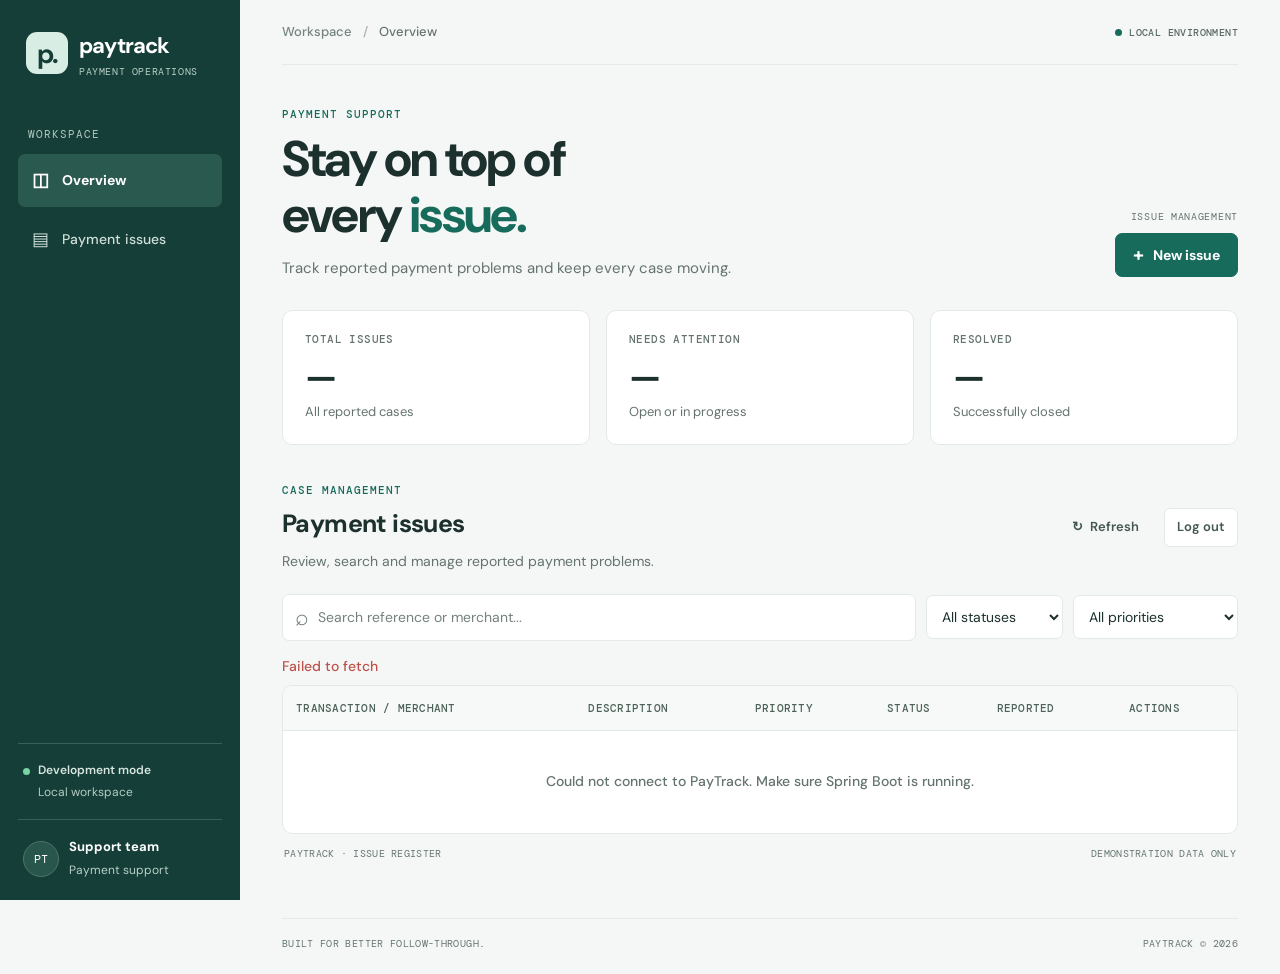
<file: frontend/index.html>
<!DOCTYPE html>
<html lang="en">
<head>
    <meta charset="UTF-8">
    <meta name="viewport" content="width=device-width, initial-scale=1.0">
    <meta name="theme-color" content="#153e38">
    <title>PayTrack — Payment Operations</title>
    <link rel="stylesheet" href="style.css">
</head>
<body>

    <aside class="sidebar">
        <a href="#" class="brand" aria-label="PayTrack home">
            <span class="brand-mark">p.</span>
            <span class="brand-name">
                paytrack
                <small>PAYMENT OPERATIONS</small>
            </span>
        </a>

        <p class="nav-label">WORKSPACE</p>

        <nav aria-label="Main navigation">
            <a href="#overview" class="nav-link active" id="overviewNav">
                <span class="nav-icon">◫</span>
                Overview
            </a>
            <a href="#issues" class="nav-link" id="issuesNav">
                <span class="nav-icon">▤</span>
                Payment issues
            </a>
        </nav>

        <div class="sidebar-note">
            <span class="note-dot"></span>
            <div>
                <strong>Development mode</strong>
                <p>Local workspace</p>
            </div>
        </div>

        <div class="profile">
            <div class="avatar">PT</div>
            <div class="profile-info">
                <strong>Support team</strong>
                <small>Payment support</small>
            </div>
        </div>
    </aside>

    <main class="main-content">

        <header class="page-top">
            <div>
                <span class="breadcrumb">Workspace</span>
                <span class="breadcrumb-separator">/</span>
                <span>Overview</span>
            </div>
            <span class="environment-label">
                <span class="note-dot"></span>
                LOCAL ENVIRONMENT
            </span>
        </header>

        <section class="intro" id="overview">
            <div>
                <p class="eyebrow">PAYMENT SUPPORT</p>
                <h1>Stay on top of<br>every <em>issue.</em></h1>
                <p class="intro-text">
                    Track reported payment problems and keep every case moving.
                </p>
            </div>

            <div class="intro-action">
                <span class="issue-caption">ISSUE MANAGEMENT</span>
                <button type="button" id="addIssueBtn" class="primary-button">
                    <span aria-hidden="true">+</span>
                    New issue
                </button>
            </div>
        </section>

        <section class="stats-strip" aria-label="Issue summary">
            <div class="stat-item">
                <span class="stat-label">TOTAL ISSUES</span>
                <strong id="totalCount">—</strong>
                <span class="stat-note">All reported cases</span>
            </div>

            <div class="stat-item">
                <span class="stat-label">NEEDS ATTENTION</span>
                <strong id="openCount">—</strong>
                <span class="stat-note">Open or in progress</span>
            </div>

            <div class="stat-item">
                <span class="stat-label">RESOLVED</span>
                <strong id="resolvedCount">—</strong>
                <span class="stat-note">Successfully closed</span>
            </div>
        </section>

        <section class="issues-section" id="issues">
            <div class="section-heading">
                <div>
                    <p class="eyebrow">CASE MANAGEMENT</p>
                    <h2>Payment issues</h2>
                    <p class="section-description">
                        Review, search and manage reported payment problems.
                    </p>
                </div>

                <div class="heading-actions">
                    <button type="button" id="refreshBtn" class="text-button">
                        <span aria-hidden="true">↻</span>
                        Refresh
                    </button>
                    <button type="button" id="logoutBtn" class="logout-button">
                        Log out
                    </button>
                </div>
            </div>

            <div class="toolbar">
                <div class="search-wrapper">
                    <span aria-hidden="true" class="search-icon">⌕</span>
                    <input
                        type="search"
                        id="searchInput"
                        placeholder="Search reference or merchant..."
                        aria-label="Search payment issues"
                    >
                </div>

                <select id="statusFilter" aria-label="Filter by status">
                    <option value="">All statuses</option>
                    <option value="OPEN">Open</option>
                    <option value="IN_PROGRESS">In progress</option>
                    <option value="RESOLVED">Resolved</option>
                </select>

                <select id="priorityFilter" aria-label="Filter by priority">
                    <option value="">All priorities</option>
                    <option value="HIGH">High priority</option>
                    <option value="MEDIUM">Medium priority</option>
                    <option value="LOW">Low priority</option>
                </select>
            </div>

            <div id="message" class="message" role="status"
                 aria-live="polite"></div>

            <div class="table-wrapper">
                <table>
                    <thead>
                        <tr>
                            <th scope="col">TRANSACTION / MERCHANT</th>
                            <th scope="col">DESCRIPTION</th>
                            <th scope="col">PRIORITY</th>
                            <th scope="col">STATUS</th>
                            <th scope="col">REPORTED</th>
                            <th scope="col">ACTIONS</th>
                        </tr>
                    </thead>
                    <tbody id="issuesTableBody">
                        <tr>
                            <td colspan="6" class="empty-state">
                                Loading payment issues...
                            </td>
                        </tr>
                    </tbody>
                </table>
            </div>

            <div class="table-footer">
                <span>PAYTRACK · ISSUE REGISTER</span>
                <span>DEMONSTRATION DATA ONLY</span>
            </div>
        </section>

        <section id="issueFormSection" class="form-section" hidden>
            <div class="section-heading">
                <div>
                    <p class="eyebrow">ISSUE MANAGEMENT</p>
                    <h2 id="formTitle">Log a new issue</h2>
                    <p class="section-description">
                        Enter the details of the reported payment problem.
                    </p>
                </div>
                <span class="form-index">CASE DETAILS</span>
            </div>

            <form id="issueForm">
                <input type="hidden" id="issueId">

                <div class="form-grid">
                    <div class="form-group">
                        <label for="transactionReference">
                            Transaction reference *
                        </label>
                        <input
                            type="text"
                            id="transactionReference"
                            maxlength="50"
                            placeholder="e.g. TXN-1004"
                            required
                        >
                    </div>

                    <div class="form-group">
                        <label for="merchantName">Merchant name *</label>
                        <input
                            type="text"
                            id="merchantName"
                            maxlength="100"
                            placeholder="e.g. Northstar Coffee"
                            required
                        >
                    </div>

                    <div class="form-group full-width">
                        <label for="description">Issue description *</label>
                        <textarea
                            id="description"
                            maxlength="500"
                            rows="4"
                            placeholder="Describe what happened..."
                            required
                        ></textarea>
                    </div>

                    <div class="form-group">
                        <label for="priority">Priority *</label>
                        <select id="priority" required>
                            <option value="LOW">Low</option>
                            <option value="MEDIUM" selected>Medium</option>
                            <option value="HIGH">High</option>
                        </select>
                    </div>

                    <div class="form-group">
                        <label for="status">Status *</label>
                        <select id="status" required>
                            <option value="OPEN">Open</option>
                            <option value="IN_PROGRESS">In progress</option>
                            <option value="RESOLVED">Resolved</option>
                        </select>
                    </div>
                </div>

                <div class="form-actions">
                    <button type="button" id="cancelBtn" class="text-button">
                        Cancel
                    </button>
                    <button type="submit" id="saveBtn" class="primary-button">
                        Save issue
                        <span aria-hidden="true">↗</span>
                    </button>
                </div>
            </form>
        </section>

        <footer class="page-footer">
            <span>BUILT FOR BETTER FOLLOW-THROUGH.</span>
            <span>PAYTRACK © 2026</span>
        </footer>

    </main>

    <script src="script.js"></script>
</body>
</html>
</file>
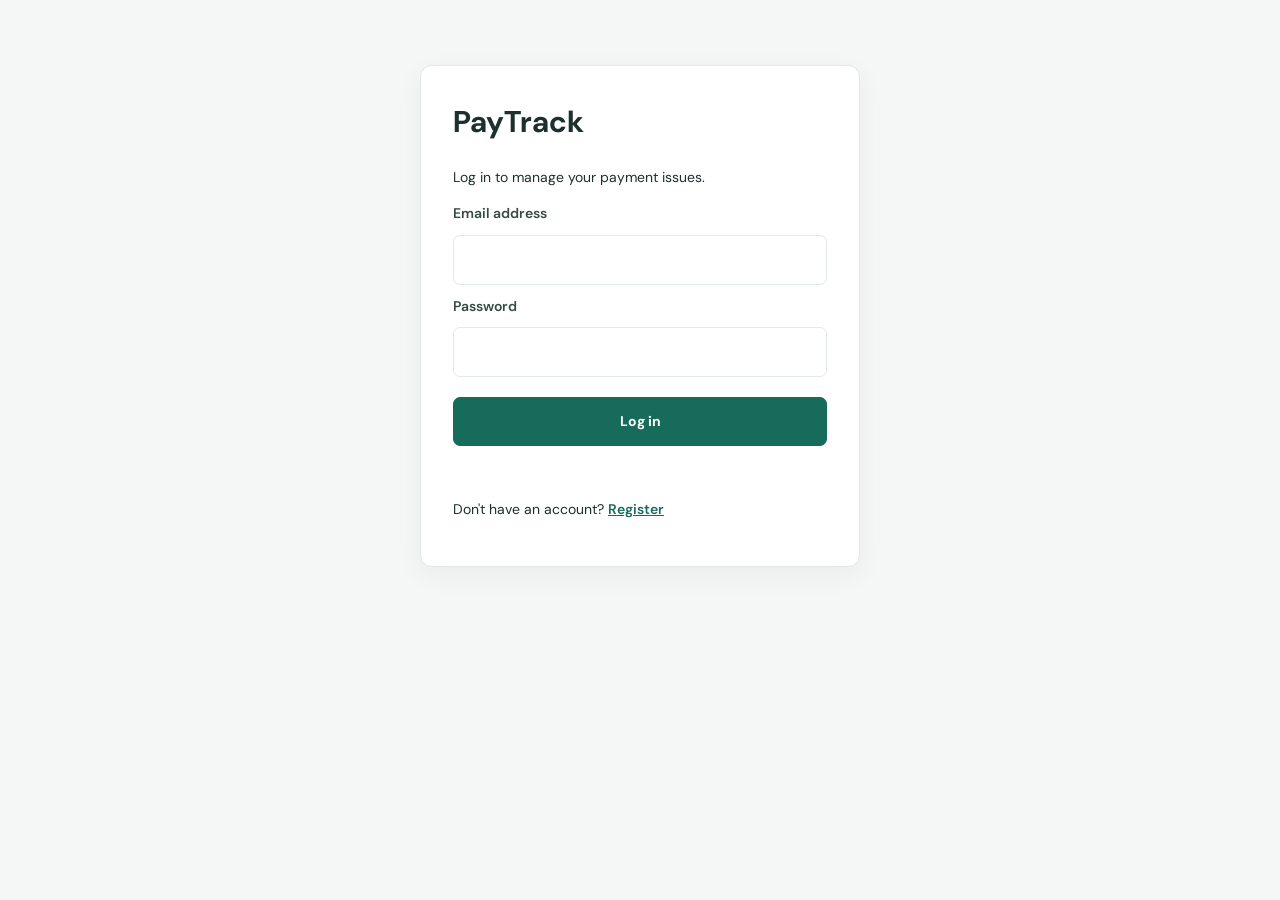
<file: frontend/login.html>
<!DOCTYPE html>
<html lang="en">
<head>
    <meta charset="UTF-8">
    <meta name="viewport" content="width=device-width, initial-scale=1.0">
    <title>Login | PayTrack</title>
    <link rel="stylesheet" href="style.css">
</head>
<body>
    <main class="auth-container">
        <h1>PayTrack</h1>
        <p>Log in to manage your payment issues.</p>

        <form id="loginForm">
            <label for="email">Email address</label>
            <input id="email" name="email" type="email"
                   autocomplete="email" required>

            <label for="password">Password</label>
            <input id="password" name="password" type="password"
                   autocomplete="current-password" required>

            <button type="submit">Log in</button>
            <p id="message" role="alert"></p>
        </form>

        <p>Don't have an account? <a href="register.html">Register</a></p>
    </main>

    <script>
        const form = document.getElementById("loginForm");
        const message = document.getElementById("message");

        form.addEventListener("submit", async (event) => {
            event.preventDefault();
            message.textContent = "Logging in...";

            const body = {
                email: document.getElementById("email").value.trim(),
                password: document.getElementById("password").value
            };

            try {
                const response = await fetch(
                    "http://localhost:8080/api/auth/login",
                    {
                        method: "POST",
                        credentials: "include",
                        headers: {
                            "Content-Type": "application/json"
                        },
                        body: JSON.stringify(body)
                    }
                );

                if (!response.ok) {
                    throw new Error(
                        "Login failed. Please check your email and password."
                    );
                }

                window.location.href = "index.html";
            } catch (error) {
                message.textContent = error.message;
            }
        });
    </script>
</body>
</html>
</file>
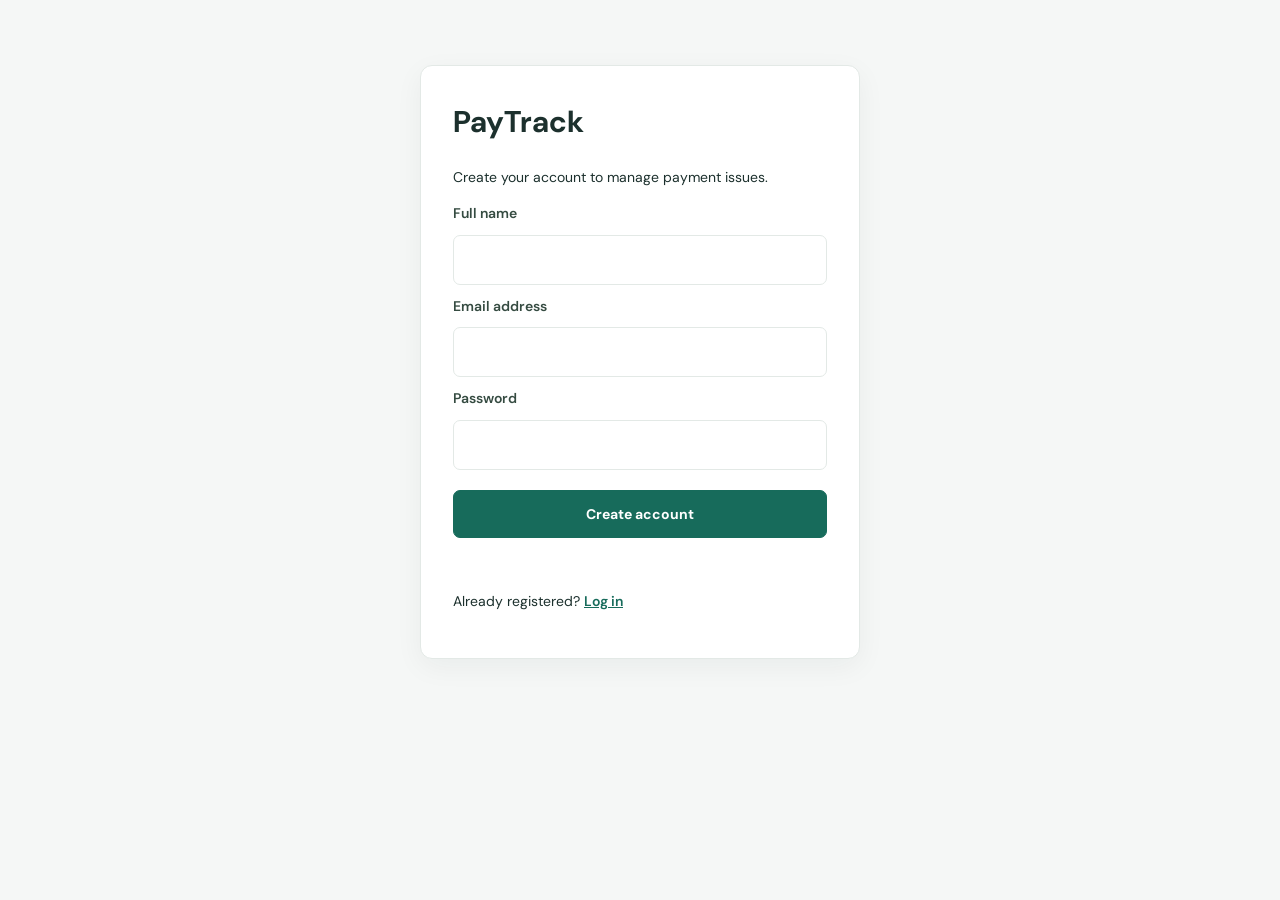
<file: frontend/register.html>
<!DOCTYPE html>
<html lang="en">
<head>
    <meta charset="UTF-8">
    <meta name="viewport" content="width=device-width, initial-scale=1.0">
    <title>Register | PayTrack</title>
    <link rel="stylesheet" href="style.css">
</head>
<body>
    <main class="auth-container">
        <h1>PayTrack</h1>
        <p>Create your account to manage payment issues.</p>

        <form id="registerForm">
            <label for="name">Full name</label>
            <input id="name" name="name" type="text"
                   maxlength="100" required>

            <label for="email">Email address</label>
            <input id="email" name="email" type="email"
                   maxlength="254" required>

            <label for="password">Password</label>
            <input id="password" name="password" type="password"
                   minlength="8" maxlength="72" required>

            <button type="submit">Create account</button>
            <p id="message" role="alert"></p>
        </form>

        <p>Already registered? <a href="login.html">Log in</a></p>
    </main>

    <script>
        const form = document.getElementById("registerForm");
        const message = document.getElementById("message");

        form.addEventListener("submit", async (event) => {
            event.preventDefault();
            message.textContent = "Creating account...";

            const body = {
                name: document.getElementById("name").value.trim(),
                email: document.getElementById("email").value.trim(),
                password: document.getElementById("password").value
            };

            try {
                const response = await fetch(
                    "http://localhost:8080/api/auth/register",
                    {
                        method: "POST",
                        headers: {
                            "Content-Type": "application/json"
                        },
                        body: JSON.stringify(body)
                    }
                );

                const data = await response.json();

                if (!response.ok) {
                    throw new Error(
                        data.detail || data.message ||
                        "Registration failed. Please check your details."
                    );
                }

                message.textContent =
                    "Account created! Redirecting to login...";

                window.location.href = "login.html";
            } catch (error) {
                message.textContent = error.message;
            }
        });
    </script>
</body>
</html>
</file>
<file: frontend/style.css>
@import url('https://fonts.googleapis.com/css2?family=DM+Sans:wght@400;500;600;700&family=DM+Mono:wght@400;500&display=swap');

:root {
    --bg: #f5f7f6;
    --surface: #ffffff;
    --sidebar: #153e38;
    --sidebar-hover: #204c44;
    --primary: #176b5b;
    --primary-hover: #105447;
    --primary-light: #e5f2ed;
    --ink: #1c302d;
    --muted: #64736d;
    --line: #e3e9e6;
    --red: #bd514b;
    --red-light: #fbeceb;
    --amber: #98671e;
    --amber-light: #fff3dc;
    --blue: #386b9a;
    --blue-light: #eaf2fa;
    --green: #237657;
    --green-light: #e5f4ec;
    --sans: "DM Sans", Arial, sans-serif;
    --mono: "DM Mono", monospace;
    --radius: 10px;
}

* {
    box-sizing: border-box;
}

html {
    scroll-behavior: smooth;
    scroll-padding-top: 24px;
}

body {
    margin: 0;
    background: var(--bg);
    color: var(--ink);
    font-family: var(--sans);
    font-size: 15px;
    line-height: 1.6;
}

button,
input,
select,
textarea {
    font: inherit;
}

button,
select {
    cursor: pointer;
}

button:focus-visible,
input:focus-visible,
select:focus-visible,
textarea:focus-visible,
a:focus-visible {
    outline: 3px solid #77bbaa;
    outline-offset: 3px;
}

button:disabled {
    opacity: 0.6;
    cursor: not-allowed;
}

/* Sidebar */

.sidebar {
    position: fixed;
    inset: 0 auto 0 0;
    z-index: 10;
    display: flex;
    flex-direction: column;
    width: 240px;
    padding: 28px 18px 20px;
    background: var(--sidebar);
    color: #fff;
}

.brand {
    display: flex;
    align-items: center;
    gap: 11px;
    padding: 0 8px;
    color: #fff;
    text-decoration: none;
}

.brand-mark {
    display: grid;
    place-items: center;
    width: 42px;
    height: 42px;
    flex-shrink: 0;
    border-radius: 11px;
    background: #d8eee4;
    color: var(--sidebar);
    font-size: 27px;
    font-weight: 700;
    letter-spacing: -2px;
}

.brand-name {
    font-size: 22px;
    font-weight: 700;
    letter-spacing: -0.8px;
}

.brand-name small {
    display: block;
    margin-top: 2px;
    color: #b9d0c7;
    font: 10px var(--mono);
    letter-spacing: 0.6px;
}

.nav-label {
    margin: 49px 10px 13px;
    color: #b2c9bf;
    font: 11px var(--mono);
    letter-spacing: 1px;
}

.sidebar nav {
    display: grid;
    gap: 6px;
}

.nav-link {
    display: flex;
    align-items: center;
    gap: 12px;
    padding: 12px;
    border-radius: 7px;
    color: #d0dfd8;
    text-decoration: none;
    font-size: 14px;
    font-weight: 500;
    transition: background 0.15s, color 0.15s;
}

.nav-icon {
    display: inline-grid;
    place-items: center;
    width: 20px;
    font-size: 18px;
}

.nav-link:hover {
    background: var(--sidebar-hover);
    color: #fff;
}

.nav-link.active {
    background: #2a594f;
    color: #fff;
    font-weight: 700;
}

.sidebar-note {
    display: flex;
    align-items: flex-start;
    gap: 8px;
    margin-top: auto;
    padding: 17px 5px;
    border-top: 1px solid #376057;
    color: #d6e5de;
    font-size: 12px;
}

.note-dot {
    display: inline-block;
    width: 7px;
    height: 7px;
    flex-shrink: 0;
    margin-top: 7px;
    border-radius: 50%;
    background: #75d5a5;
}

.sidebar-note strong {
    font-weight: 600;
}

.sidebar-note p {
    margin: 3px 0 0;
    color: #b5cdc3;
    font-size: 12px;
}

.profile {
    display: flex;
    align-items: center;
    gap: 10px;
    padding: 17px 5px 0;
    border-top: 1px solid #376057;
}

.avatar {
    display: grid;
    place-items: center;
    width: 36px;
    height: 36px;
    flex-shrink: 0;
    border: 1px solid #50756a;
    border-radius: 50%;
    background: #28564c;
    color: #fff;
    font: 12px var(--mono);
}

.profile-info strong,
.profile-info small {
    display: block;
}

.profile-info strong {
    font-size: 13px;
    font-weight: 700;
}

.profile-info small {
    margin-top: 3px;
    color: #b9d0c7;
    font-size: 12px;
}

/* Main content */

.main-content {
    max-width: 1800px;
    min-height: 100vh;
    margin-left: 240px;
    padding: 0 42px;
}

.page-top {
    display: flex;
    align-items: center;
    justify-content: space-between;
    gap: 16px;
    min-height: 65px;
    border-bottom: 1px solid var(--line);
    color: var(--muted);
    font-size: 13px;
    font-weight: 500;
}

.breadcrumb {
    color: #75847d;
}

.breadcrumb-separator {
    margin: 0 8px;
    color: #a5b1ab;
}

.environment-label {
    display: flex;
    align-items: center;
    gap: 7px;
    color: #596a63;
    font: 10px var(--mono);
    font-weight: 500;
    letter-spacing: 0.4px;
}

.environment-label .note-dot {
    width: 7px;
    height: 7px;
    margin: 0;
    background: var(--primary);
}

.intro {
    display: flex;
    align-items: flex-end;
    justify-content: space-between;
    gap: 25px;
    padding: 42px 0 30px;
}

.eyebrow {
    margin: 0 0 10px;
    color: var(--primary);
    font: 11px var(--mono);
    font-weight: 500;
    letter-spacing: 1px;
}

.intro h1 {
    margin: 0;
    font-size: clamp(38px, 4vw, 50px);
    font-weight: 700;
    line-height: 1.12;
    letter-spacing: -1.8px;
}

.intro h1 em {
    color: var(--primary);
    font-style: normal;
}

.intro-text {
    margin: 13px 0 0;
    color: var(--muted);
    font-size: 15px;
}

.intro-action {
    display: grid;
    justify-items: end;
    gap: 10px;
    padding-bottom: 3px;
}

.issue-caption {
    color: var(--muted);
    font: 10px var(--mono);
    letter-spacing: 0.7px;
}

.primary-button {
    display: inline-flex;
    align-items: center;
    justify-content: center;
    gap: 9px;
    min-height: 44px;
    padding: 0 17px;
    border: 1px solid var(--primary);
    border-radius: 7px;
    background: var(--primary);
    color: #fff;
    font-size: 14px;
    font-weight: 700;
    transition: background 0.15s, border-color 0.15s;
}

.primary-button:hover {
    border-color: var(--primary-hover);
    background: var(--primary-hover);
}

.primary-button span {
    font-size: 19px;
}

/* Summary statistics */

.stats-strip {
    display: grid;
    grid-template-columns: repeat(3, minmax(0, 1fr));
    gap: 16px;
    margin-bottom: 38px;
}

.stat-item {
    display: flex;
    flex-direction: column;
    align-items: flex-start;
    min-width: 0;
    padding: 21px 22px;
    border: 1px solid var(--line);
    border-radius: var(--radius);
    background: var(--surface);
}

.stat-label {
    color: #64736d;
    font: 11px var(--mono);
    font-weight: 500;
    letter-spacing: 0.4px;
}

.stat-item strong {
    margin: 10px 0 4px;
    color: var(--ink);
    font-size: 35px;
    font-weight: 700;
    line-height: 1.2;
    letter-spacing: -1px;
}

.stat-note {
    color: var(--muted);
    font-size: 13px;
}

/* Issue register */

.issues-section {
    scroll-margin-top: 24px;
}

.section-heading {
    display: flex;
    align-items: center;
    justify-content: space-between;
    gap: 20px;
}

.section-heading .eyebrow {
    margin-bottom: 7px;
}

.section-heading h2 {
    margin: 0;
    font-size: 25px;
    font-weight: 700;
    letter-spacing: -0.6px;
}

.section-description {
    margin: 6px 0 0;
    color: var(--muted);
    font-size: 14px;
}

.heading-actions {
    display: flex;
    align-items: center;
    gap: 12px;
}

.text-button,
.logout-button {
    display: inline-flex;
    align-items: center;
    justify-content: center;
    gap: 7px;
    min-height: 39px;
    padding: 8px 12px;
    border: 1px solid transparent;
    border-radius: 6px;
    background: transparent;
    color: #42574f;
    font-size: 13px;
    font-weight: 600;
    transition: background 0.15s, color 0.15s;
}

.text-button:hover {
    background: var(--primary-light);
    color: var(--primary);
}

.logout-button {
    border-color: var(--line);
    background: var(--surface);
    color: #42574f;
}

.logout-button:hover {
    border-color: #e8c9c6;
    background: var(--red-light);
    color: var(--red);
}

/* Search and filters */

.toolbar {
    display: flex;
    align-items: center;
    gap: 10px;
    margin: 22px 0 14px;
}

.search-wrapper {
    display: flex;
    flex: 1;
    align-items: center;
    gap: 9px;
    min-width: 150px;
    padding-left: 12px;
    border: 1px solid var(--line);
    border-radius: 7px;
    background: var(--surface);
}

.search-icon {
    color: #697a72;
    font-size: 23px;
}

.toolbar input,
.toolbar select,
.form-group input,
.form-group select,
.form-group textarea {
    min-width: 0;
    border: 1px solid var(--line);
    border-radius: 7px;
    background: var(--surface);
    color: var(--ink);
    font-size: 14px;
}

.toolbar input {
    flex: 1;
    width: 100%;
    padding: 11px 10px 11px 0;
    border: 0;
    outline: none;
    background: transparent;
}

.search-wrapper:focus-within {
    border-color: #76aa9b;
    box-shadow: 0 0 0 2px rgba(23, 107, 91, 0.08);
}

.search-wrapper input:focus-visible {
    outline: none;
}

.toolbar select {
    max-width: 180px;
    min-height: 44px;
    padding: 0 30px 0 11px;
}

.toolbar input::placeholder,
.form-group input::placeholder,
.form-group textarea::placeholder {
    color: #74827c;
    opacity: 1;
}

.message {
    min-height: 0;
    color: var(--green);
    font-size: 14px;
    font-weight: 500;
}

.message:not(:empty) {
    margin: 8px 0;
}

.message.error {
    color: var(--red);
}

/* Table */

.table-wrapper {
    width: 100%;
    overflow-x: auto;
    border: 1px solid var(--line);
    border-radius: var(--radius);
    background: var(--surface);
}

table {
    width: 100%;
    border-collapse: collapse;
    text-align: left;
}

thead {
    background: #f6f9f7;
}

th {
    padding: 15px 13px;
    border-bottom: 1px solid var(--line);
    color: #4d6259;
    font: 11px var(--mono);
    font-weight: 500;
    letter-spacing: 0.25px;
    white-space: nowrap;
}

td {
    padding: 16px 13px;
    border-bottom: 1px solid #edf0ee;
    color: #394f46;
    font-size: 13px;
    font-weight: 500;
    line-height: 1.55;
    vertical-align: middle;
}

tbody tr:last-child td {
    border-bottom: 0;
}

tbody tr:hover {
    background: #f9fbfa;
}

td:first-child {
    min-width: 165px;
}

.reference {
    display: block;
    color: var(--ink);
    font: 12px var(--mono);
    font-weight: 500;
}

.merchant {
    display: block;
    margin-top: 5px;
    color: #586b62;
    font-size: 13px;
    font-weight: 600;
}

.priority,
.status-badge {
    display: inline-flex;
    align-items: center;
    gap: 6px;
    padding: 6px 9px;
    border-radius: 5px;
    font-size: 12px;
    font-weight: 700;
    white-space: nowrap;
}

.priority::before,
.status-badge::before {
    width: 7px;
    height: 7px;
    flex-shrink: 0;
    border-radius: 50%;
    background: currentColor;
    content: "";
}

.priority-high {
    background: var(--red-light);
    color: #a63e38;
}

.priority-medium {
    background: var(--amber-light);
    color: #805313;
}

.priority-low {
    background: #eef1ef;
    color: #53645c;
}

.status-open {
    background: var(--red-light);
    color: #a63e38;
}

.status-in-progress {
    background: var(--blue-light);
    color: #2c5e8c;
}

.status-resolved {
    background: var(--green-light);
    color: #1d684a;
}

.action-buttons {
    display: flex;
    align-items: center;
    gap: 10px;
    white-space: nowrap;
}

.action-buttons button {
    padding: 5px 0;
    border: 0;
    border-bottom: 1px solid transparent;
    background: transparent;
    color: var(--primary);
    font-size: 13px;
    font-weight: 700;
}

.action-buttons button:hover {
    border-bottom-color: currentColor;
}

.action-buttons .delete-button {
    color: #ad403a;
}

.empty-state {
    padding: 40px 12px;
    color: var(--muted);
    font-size: 14px;
    font-weight: 500;
    text-align: center;
}

.table-footer {
    display: flex;
    justify-content: space-between;
    gap: 15px;
    padding: 13px 2px;
    color: #65766e;
    font: 10px var(--mono);
    letter-spacing: 0.3px;
}

/* Create and edit form */

.form-section {
    margin-top: 30px;
    padding: 26px;
    border: 1px solid var(--line);
    border-radius: var(--radius);
    background: var(--surface);
    scroll-margin-top: 24px;
}

.form-section[hidden] {
    display: none;
}

.form-index {
    color: var(--muted);
    font: 10px var(--mono);
    letter-spacing: 0.7px;
}

.form-grid {
    display: grid;
    grid-template-columns: 1fr 1fr;
    gap: 20px;
    margin-top: 24px;
}

.form-group {
    display: flex;
    flex-direction: column;
    gap: 8px;
}

.form-group label {
    color: #354b41;
    font-size: 14px;
    font-weight: 700;
}

.form-group input,
.form-group select,
.form-group textarea {
    width: 100%;
    padding: 12px;
}

.form-group:focus-within label {
    color: var(--primary);
}

.form-group input:focus,
.form-group select:focus,
.form-group textarea:focus {
    border-color: #76aa9b;
    outline: none;
    box-shadow: 0 0 0 3px rgba(23, 107, 91, 0.08);
}

.form-group textarea {
    resize: vertical;
}

.full-width {
    grid-column: 1 / -1;
}

.form-actions {
    display: flex;
    align-items: center;
    justify-content: flex-end;
    gap: 12px;
    margin-top: 25px;
    padding-top: 19px;
    border-top: 1px solid var(--line);
}

/* Login and registration pages */

.auth-container {
    width: min(90%, 440px);
    margin: 65px auto;
    padding: 32px;
    border: 1px solid var(--line);
    border-radius: 12px;
    background: var(--surface);
    box-shadow: 0 8px 28px rgba(28, 48, 45, 0.05);
}

.auth-container h1 {
    margin-top: 0;
    color: var(--ink);
    font-size: 30px;
    font-weight: 700;
}

.auth-container p,
.auth-container label {
    font-size: 14px;
    line-height: 1.6;
}

.auth-container label {
    color: #354b41;
    font-weight: 600;
}

.auth-container form {
    display: flex;
    flex-direction: column;
    gap: 10px;
}

.auth-container input {
    width: 100%;
    padding: 12px;
    border: 1px solid var(--line);
    border-radius: 7px;
    background: var(--surface);
    color: var(--ink);
    font: inherit;
}

.auth-container input:focus {
    border-color: #76aa9b;
    outline: none;
    box-shadow: 0 0 0 3px rgba(23, 107, 91, 0.08);
}

.auth-container button {
    margin-top: 10px;
    padding: 12px;
    border: 1px solid var(--primary);
    border-radius: 7px;
    background: var(--primary);
    color: #fff;
    font-size: 14px;
    font-weight: 700;
}

.auth-container button:hover {
    background: var(--primary-hover);
}

.auth-container a {
    color: var(--primary);
    font-weight: 600;
}

.auth-container a:hover {
    color: var(--primary-hover);
}

/* Footer */

.page-footer {
    display: flex;
    justify-content: space-between;
    gap: 15px;
    margin-top: 45px;
    padding: 18px 0 24px;
    border-top: 1px solid var(--line);
    color: #65766e;
    font: 10px var(--mono);
    letter-spacing: 0.35px;
}

/* Responsive layout */

@media (min-width: 1600px) {
    .main-content {
        padding-right: 56px;
        padding-left: 56px;
    }
}

@media (max-width: 1100px) {
    .sidebar {
        width: 210px;
        padding-right: 14px;
        padding-left: 14px;
    }

    .main-content {
        margin-left: 210px;
        padding-right: 25px;
        padding-left: 25px;
    }

    .stats-strip {
        gap: 10px;
    }

    .stat-item {
        padding: 18px 15px;
    }

    .toolbar {
        flex-wrap: wrap;
    }

    .search-wrapper {
        flex-basis: 100%;
    }

    .toolbar select {
        flex: 1;
        max-width: none;
    }
}

@media (max-width: 720px) {
    .sidebar {
        position: static;
        width: 100%;
        padding: 14px 17px;
    }

    .brand-mark {
        width: 36px;
        height: 36px;
        font-size: 24px;
    }

    .brand-name {
        font-size: 20px;
    }

    .nav-label,
    .sidebar-note,
    .profile {
        display: none;
    }

    .sidebar nav {
        display: flex;
        gap: 7px;
        margin-top: 14px;
    }

    .nav-link {
        flex: 1;
        justify-content: center;
        gap: 7px;
        padding: 10px 8px;
        font-size: 13px;
    }

    .nav-icon {
        width: auto;
    }

    .main-content {
        margin-left: 0;
        padding: 0 17px;
    }

    .page-top {
        min-height: 54px;
        font-size: 12px;
    }

    .environment-label {
        font-size: 9px;
    }

    .intro {
        align-items: flex-start;
        flex-direction: column;
        gap: 22px;
        padding: 32px 0 25px;
    }

    .intro h1 {
        font-size: 42px;
        letter-spacing: -1.5px;
    }

    .intro-action {
        justify-items: start;
    }

    .stats-strip {
        gap: 8px;
        margin-bottom: 30px;
    }

    .stat-item {
        padding: 14px 10px;
    }

    .stat-label {
        font-size: 9px;
        letter-spacing: 0;
    }

    .stat-item strong {
        font-size: 27px;
    }

    .stat-note {
        font-size: 11px;
    }

    .section-heading {
        align-items: flex-start;
        flex-direction: column;
        gap: 13px;
    }

    .heading-actions {
        width: 100%;
        justify-content: flex-start;
    }

    .toolbar {
        align-items: stretch;
        gap: 8px;
    }

    .search-wrapper {
        flex-basis: 100%;
    }

    .toolbar select {
        min-width: 0;
        flex: 1;
        padding-left: 8px;
        font-size: 12px;
    }

    .table-footer {
        flex-wrap: wrap;
        font-size: 9px;
    }

    .form-section {
        padding: 18px;
    }

    .form-grid {
        grid-template-columns: 1fr;
        gap: 17px;
    }

    .full-width {
        grid-column: auto;
    }

    .page-footer {
        flex-wrap: wrap;
        font-size: 9px;
    }
}

@media (max-width: 380px) {
    .stats-strip {
        grid-template-columns: 1fr;
    }

    .stat-item {
        padding: 15px;
    }

    .intro h1 {
        font-size: 36px;
    }

    .nav-link {
        font-size: 12px;
    }
}
</file>
